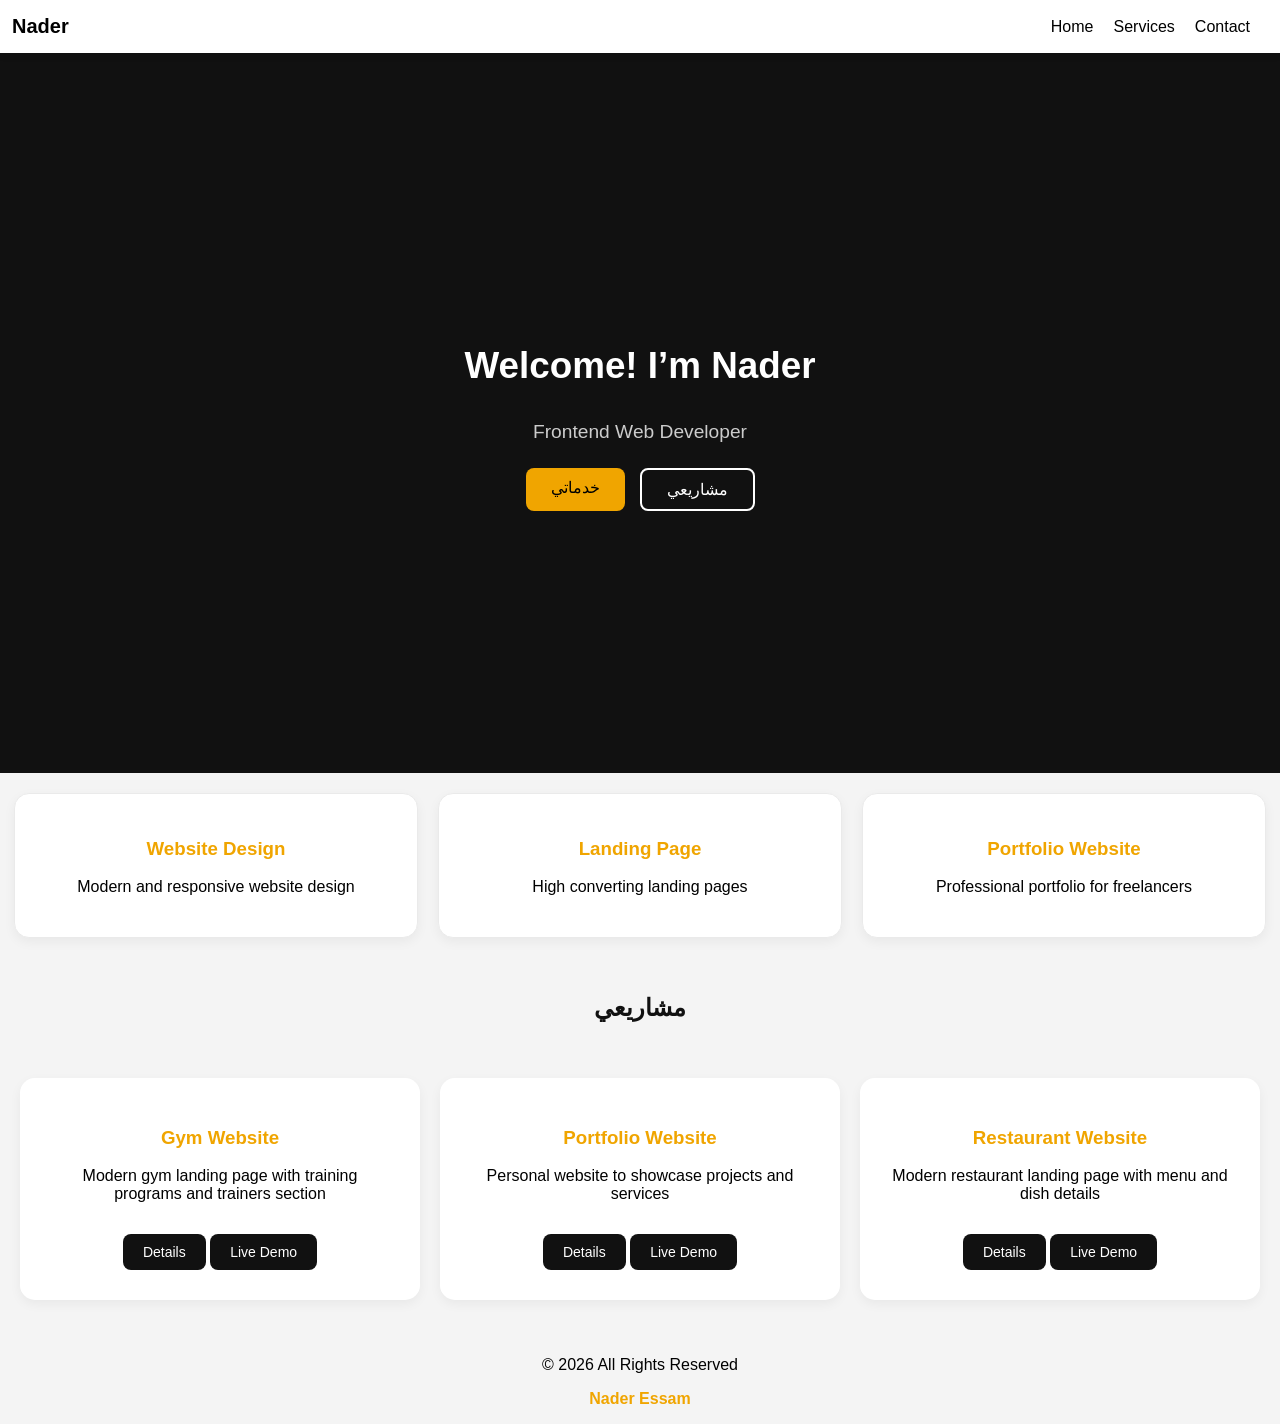
<file: index.html>
<!DOCTYPE html>
<html lang="en" dir="lrt">
  
<head>
  <meta charset="UTF-8">
  <title>Nader Essam | Frontend Developer</title>
 <link rel="stylesheet" href="portfolio.css">
  <meta name="viewport" content="width=device-width, initial-scale=1.0">
</head>

<body>
  
<nav class="navbar">
  
  <div class="logo">Nader</div>
  
  <ul class="nav-links">
    <li><a href="#">Home</a></li>
    <li><a href="#services">Services</a></li>
    <li><a href="#">Contact</a></li>
  </ul>
  <!-- زر الـ Hamburger -->
<div class="hamburger">
  <span></span>
  <span></span>
  <span></span>
</div>
</nav>

<section class="hero">
    <h1>Welcome! I’m Nader
</h1>
    <p>Frontend Web Developer</p>
    <div class="hero-buttons">
        <a href="#services" class="hero-btn">خدماتي</a>
        <a href="#projects" class="hero-btn hero-btn-outline">مشاريعي</a>
    </div>
</section>

<section id="services" class="cards">

<div class="card">
<a href="web-design.html" class="card-2"></a>
<h3>Website Design</h3>
<p>Modern and responsive website design</p>
</div>

<div class="card">
<a href="landing-page.html" class="card-2"></a>
<h3>Landing Page</h3>
<p>High converting landing pages</p>
</div>

<div class="card">
<a href="portfolio-service.html" class="card-2"></a>
<h3>Portfolio Website</h3>
<p>Professional portfolio for freelancers</p>
</div>

</section>

<section id="projects">
  
<div class="section-title-container">
  <h2 class="section-title">مشاريعي</h2>
</div>

<div class="projects">

<div class="project-card">
<h3>Gym Website</h3>
<p>Modern gym landing page with training programs and trainers section</p>

<a href="gym-projeckt.html" class="project-btn">Details</a>
<a href="https://naderessam509-del.github.io/Gym-Website/" target="_blank" class="project-btn">Live Demo</a>
</div>

<div class="project-card">
 <h3>Portfolio Website</h3>
<p>Personal website to showcase projects and services</p>

<a href="portfolio-project.html" class="project-btn">Details</a>
<a href="https://naderessam509-del.github.io/Portfolio-website/" target="_blank" class="project-btn">Live Demo</a>
</div>


<div class="project-card">
  <h3>Restaurant Website</h3>
  <p>Modern restaurant landing page with menu and dish details</p>

 <a href="restaurant-project.html" class="project-btn">Details</a>
<a href="https://naderessam509-del.github.io/Restaurant_Website/"
target="_blank"
class="project-btn">Live Demo</a>
  </a>
</div>

</div>

</section>

<footer>
  <p>© 2026 All Rights Reserved</p>
  <span class="designer"><p>Nader Essam<p/></span>
</footer>

<script src="Kl.js"></script>
</body>
</html>
</file>
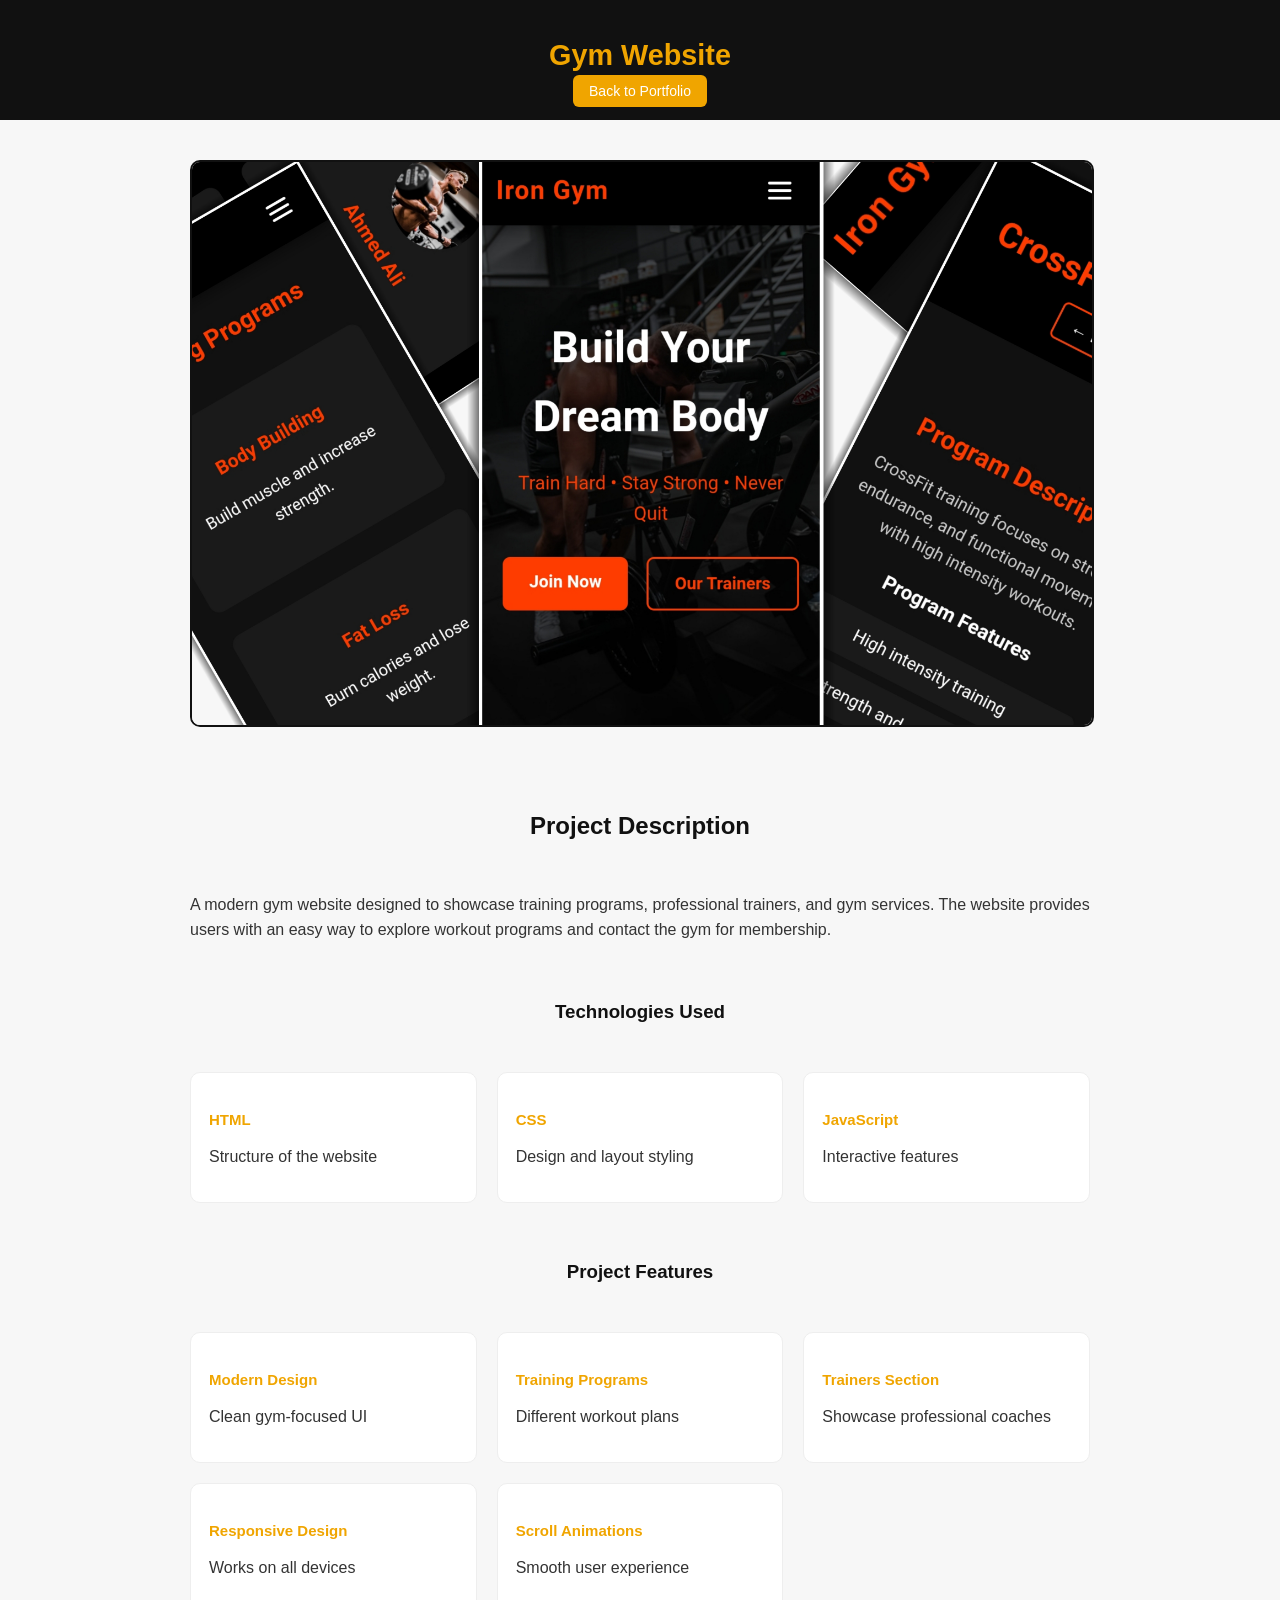
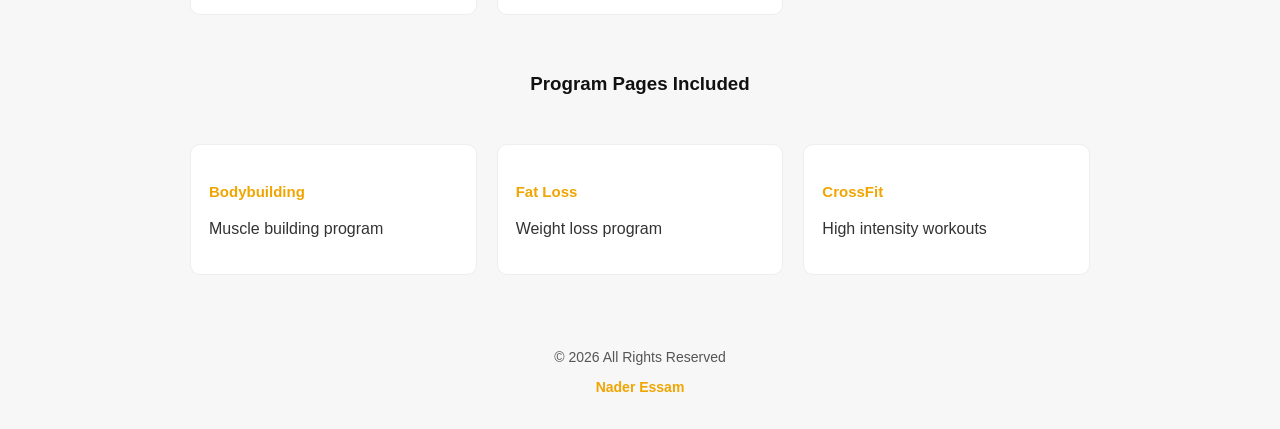
<file: gym-projeckt.html>
<!DOCTYPE html>
<html lang="en">
<head>
  <meta charset="UTF-8">
  <meta name="viewport" content="width=device-width, initial-scale=1.0">
  <title>Project Details | Gym Website</title>

  <link rel="stylesheet" href="restaurant-project.css">
</head>

<body>

<header>
  <h1>Gym Website</h1>
  <a href="portfolio.html" class="back-btn">Back to Portfolio</a>
</header>

<section class="project-details">

  <img src="mo.jpg" alt="Gym Website" loading="lazy">

  <h2>Project Description</h2>

  <p>
    A modern gym website designed to showcase training programs, professional trainers,
    and gym services. The website provides users with an easy way to explore workout
    programs and contact the gym for membership.
  </p>

  <!-- Technologies -->
  <h3>Technologies Used</h3>

  <div class="features-grid">

    <div class="feature-card">
      <h4>HTML</h4>
      <p>Structure of the website</p>
    </div>

    <div class="feature-card">
      <h4>CSS</h4>
      <p>Design and layout styling</p>
    </div>

    <div class="feature-card">
      <h4>JavaScript</h4>
      <p>Interactive features</p>
    </div>

  </div>

  <!-- Features -->
  <h3>Project Features</h3>

  <div class="features-grid">

    <div class="feature-card">
      <h4>Modern Design</h4>
      <p>Clean gym-focused UI</p>
    </div>

    <div class="feature-card">
      <h4>Training Programs</h4>
      <p>Different workout plans</p>
    </div>

    <div class="feature-card">
      <h4>Trainers Section</h4>
      <p>Showcase professional coaches</p>
    </div>

    <div class="feature-card">
      <h4>Responsive Design</h4>
      <p>Works on all devices</p>
    </div>

    <div class="feature-card">
      <h4>Scroll Animations</h4>
      <p>Smooth user experience</p>
    </div>

  </div>

  <!-- Programs -->
  <h3>Program Pages Included</h3>

  <div class="features-grid">

    <div class="feature-card">
      <h4>Bodybuilding</h4>
      <p>Muscle building program</p>
    </div>

    <div class="feature-card">
      <h4>Fat Loss</h4>
      <p>Weight loss program</p>
    </div>

    <div class="feature-card">
      <h4>CrossFit</h4>
      <p>High intensity workouts</p>
    </div>

  </div>

</section>

<footer>
  <p>© 2026 All Rights Reserved</p>
  <p class="designer">Nader Essam</p>
</footer>

</body>
</html>
</file>
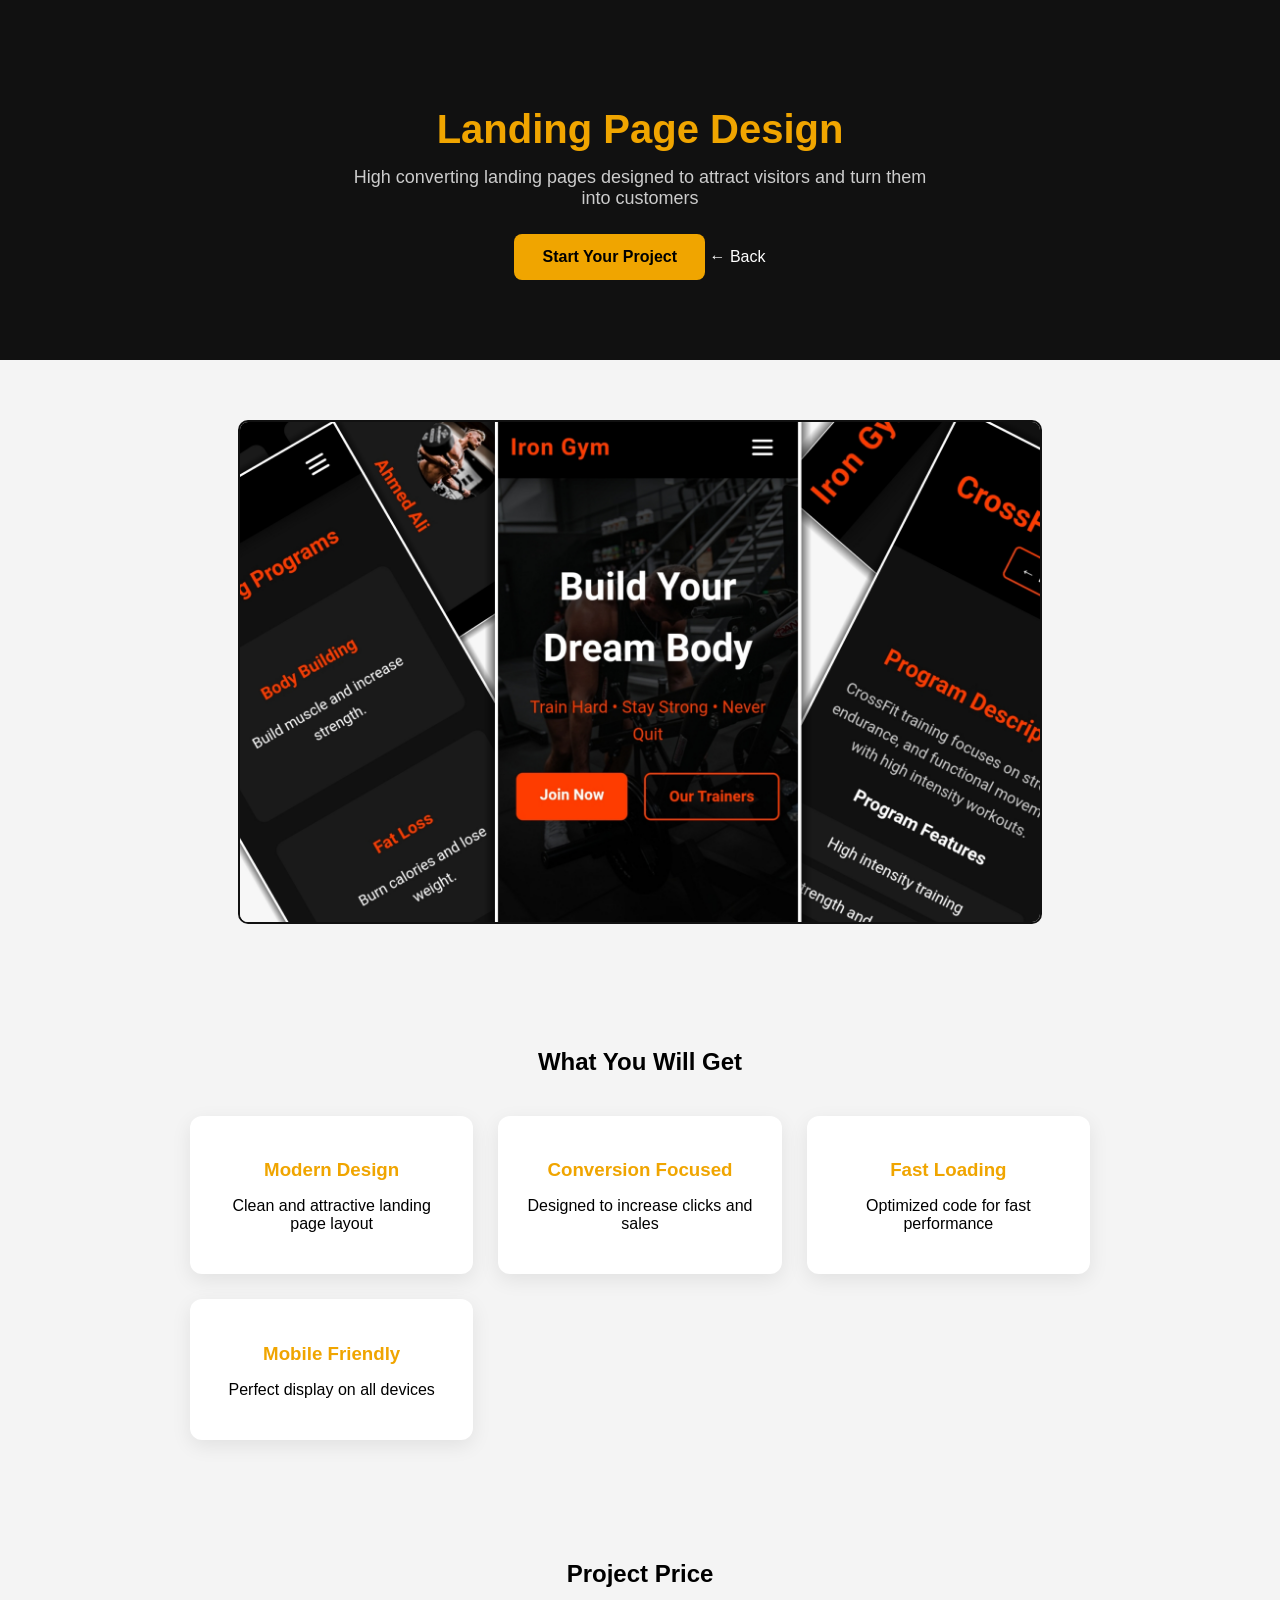
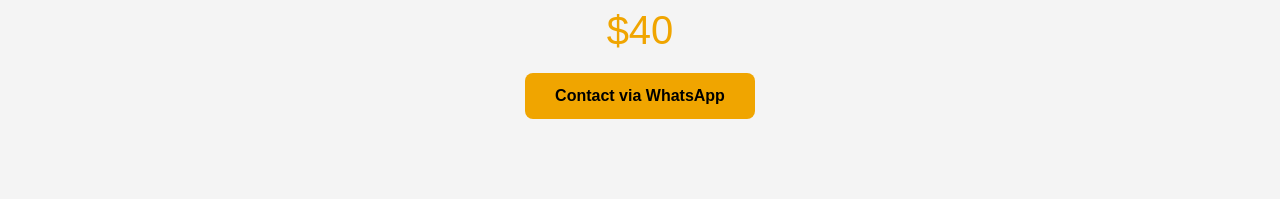
<file: landing-page.html>
<!DOCTYPE html>
<html lang="en">
<head>
<meta charset="UTF-8">
<meta name="viewport" content="width=device-width, initial-scale=1.0">

<title>Landing Page Design</title>

<link rel="stylesheet" href="portfolio.css">
<link rel="stylesheet" href="service.css">

</head>

<body>

<header class="service-hero">

<h1>Landing Page Design</h1>

<p>
High converting landing pages designed to attract visitors
and turn them into customers
</p>

<a href="#contact" class="cta-btn">Start Your Project</a>

<a href="Portfolio.html" class="back-btn">← Back</a>

</header>

<section class="service-preview">

<img src="mo.jpg" alt="Landing Page Design">

</section>

<section class="service-features">

<h2>What You Will Get</h2>

<div class="features-grid">

<div class="feature-card">
<h3>Modern Design</h3>
<p>Clean and attractive landing page layout</p>
</div>

<div class="feature-card">
<h3>Conversion Focused</h3>
<p>Designed to increase clicks and sales</p>
</div>

<div class="feature-card">
<h3>Fast Loading</h3>
<p>Optimized code for fast performance</p>
</div>

<div class="feature-card">
<h3>Mobile Friendly</h3>
<p>Perfect display on all devices</p>
</div>

</div>

</section>

<section class="price-section" id="contact">

<h2>Project Price</h2>

<p class="price">$40</p>

<a href="https://wa.me/201040213781" class="contact-btn">
Contact via WhatsApp
</a>

</section>

</body>
</html>
</file>
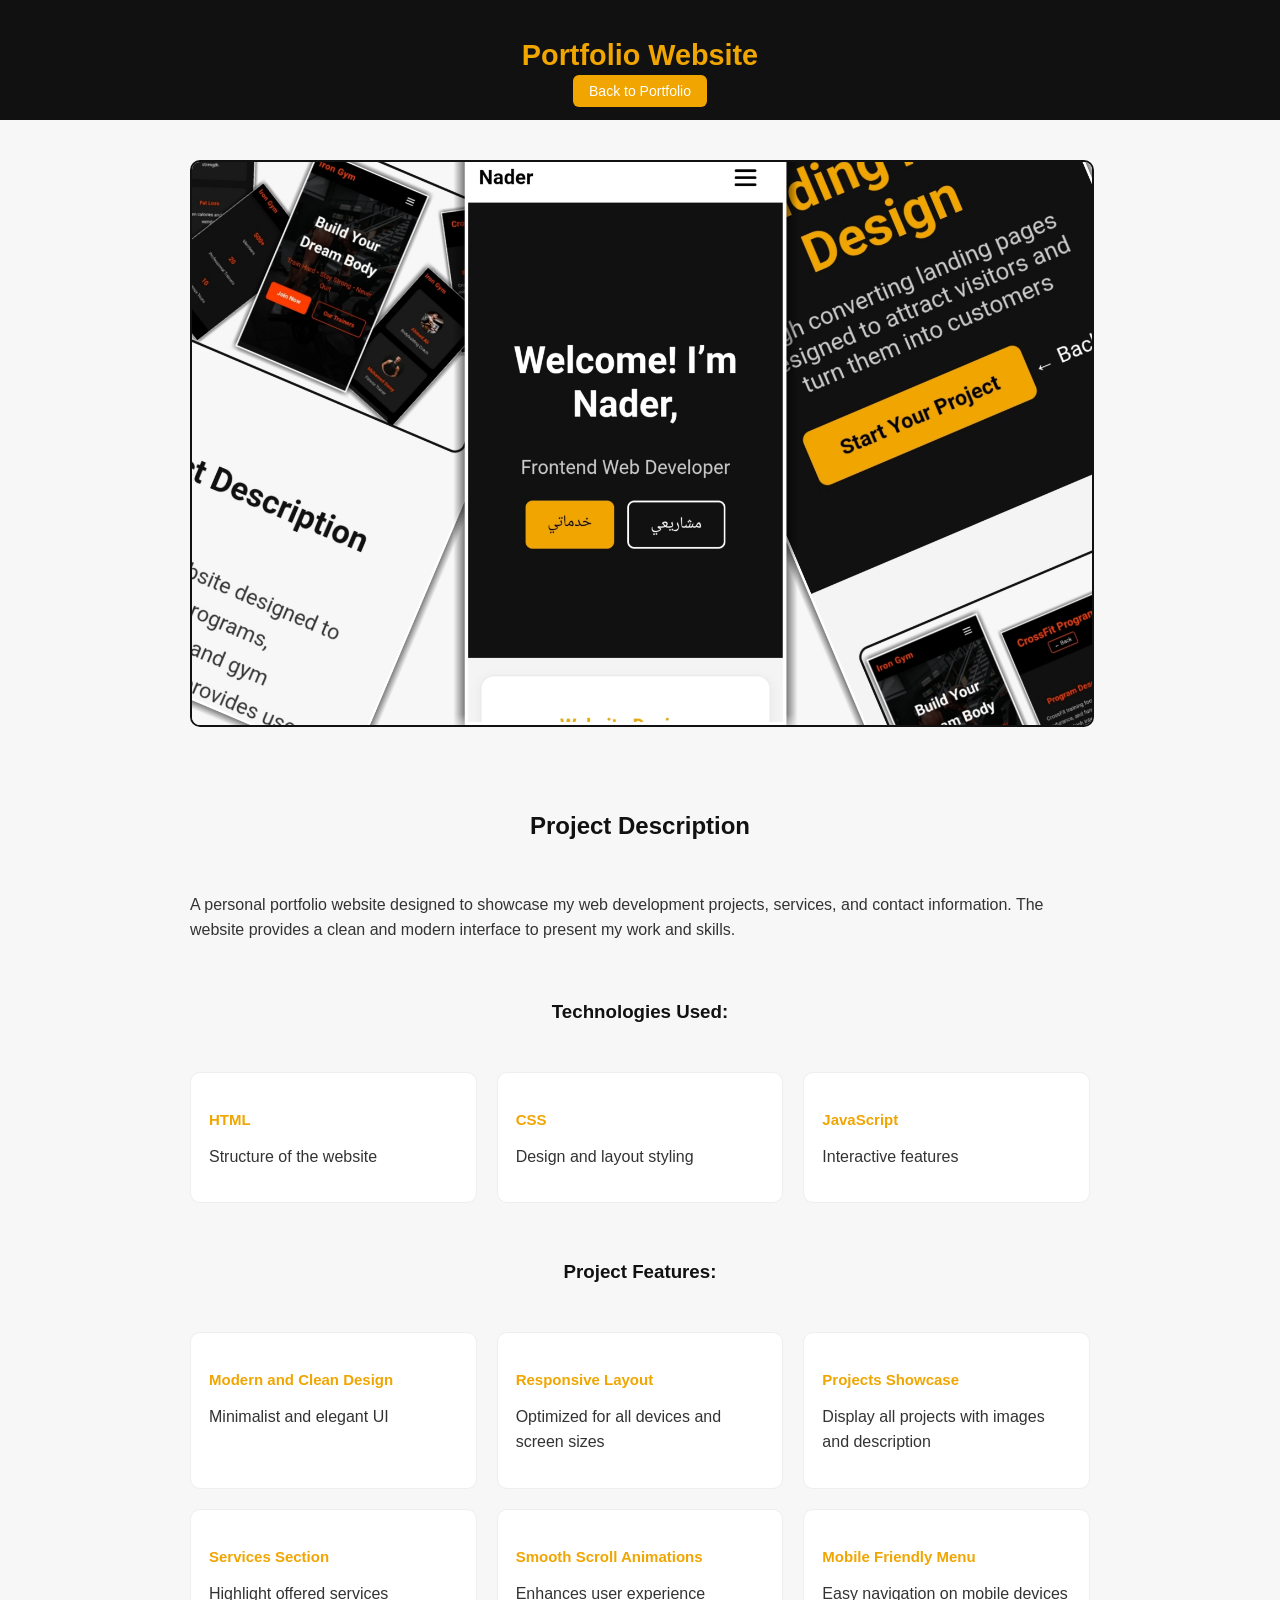
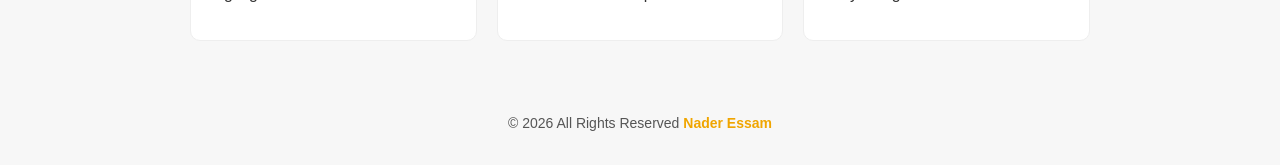
<file: portfolio-project.html>
<!DOCTYPE html>
<html lang="en">
<head>
  <meta charset="UTF-8">
  <meta name="viewport" content="width=device-width, initial-scale=1.0">
  <title>Project Details | Portfolio Website</title>

  <link rel="stylesheet" href="restaurant-project.css">
</head>
<body>

<header>
  <h1>Portfolio Website</h1>
  <a href="portfolio.html" class="back-btn">Back to Portfolio</a>
</header>

<section class="project-details">

  <!-- Placeholder image -->
  <img src="mokap3.jpg" alt="Portfolio Website Preview" loading="lazy">

  <h2>Project Description</h2>

  <p>
    A personal portfolio website designed to showcase my web development
    projects, services, and contact information. The website provides a
    clean and modern interface to present my work and skills.
  </p>

  <h3>Technologies Used:</h3>
  <div class="features-grid">
    <div class="feature-card">
      <h4>HTML</h4>
      <p>Structure of the website</p>
    </div>
    <div class="feature-card">
      <h4>CSS</h4>
      <p>Design and layout styling</p>
    </div>
    <div class="feature-card">
      <h4>JavaScript</h4>
      <p>Interactive features</p>
    </div>
  </div>

  <h3>Project Features:</h3>
  <div class="features-grid">
    <div class="feature-card">
      <h4>Modern and Clean Design</h4>
      <p>Minimalist and elegant UI</p>
    </div>
    <div class="feature-card">
      <h4>Responsive Layout</h4>
      <p>Optimized for all devices and screen sizes</p>
    </div>
    <div class="feature-card">
      <h4>Projects Showcase</h4>
      <p>Display all projects with images and description</p>
    </div>
    <div class="feature-card">
      <h4>Services Section</h4>
      <p>Highlight offered services</p>
    </div>
    <div class="feature-card">
      <h4>Smooth Scroll Animations</h4>
      <p>Enhances user experience</p>
    </div>
    <div class="feature-card">
      <h4>Mobile Friendly Menu</h4>
      <p>Easy navigation on mobile devices</p>
    </div>
  </div>

</section>

<footer>
  <p>© 2026 All Rights Reserved <span class="designer">Nader Essam</span></p>
</footer>

</body>
</html>
</file>
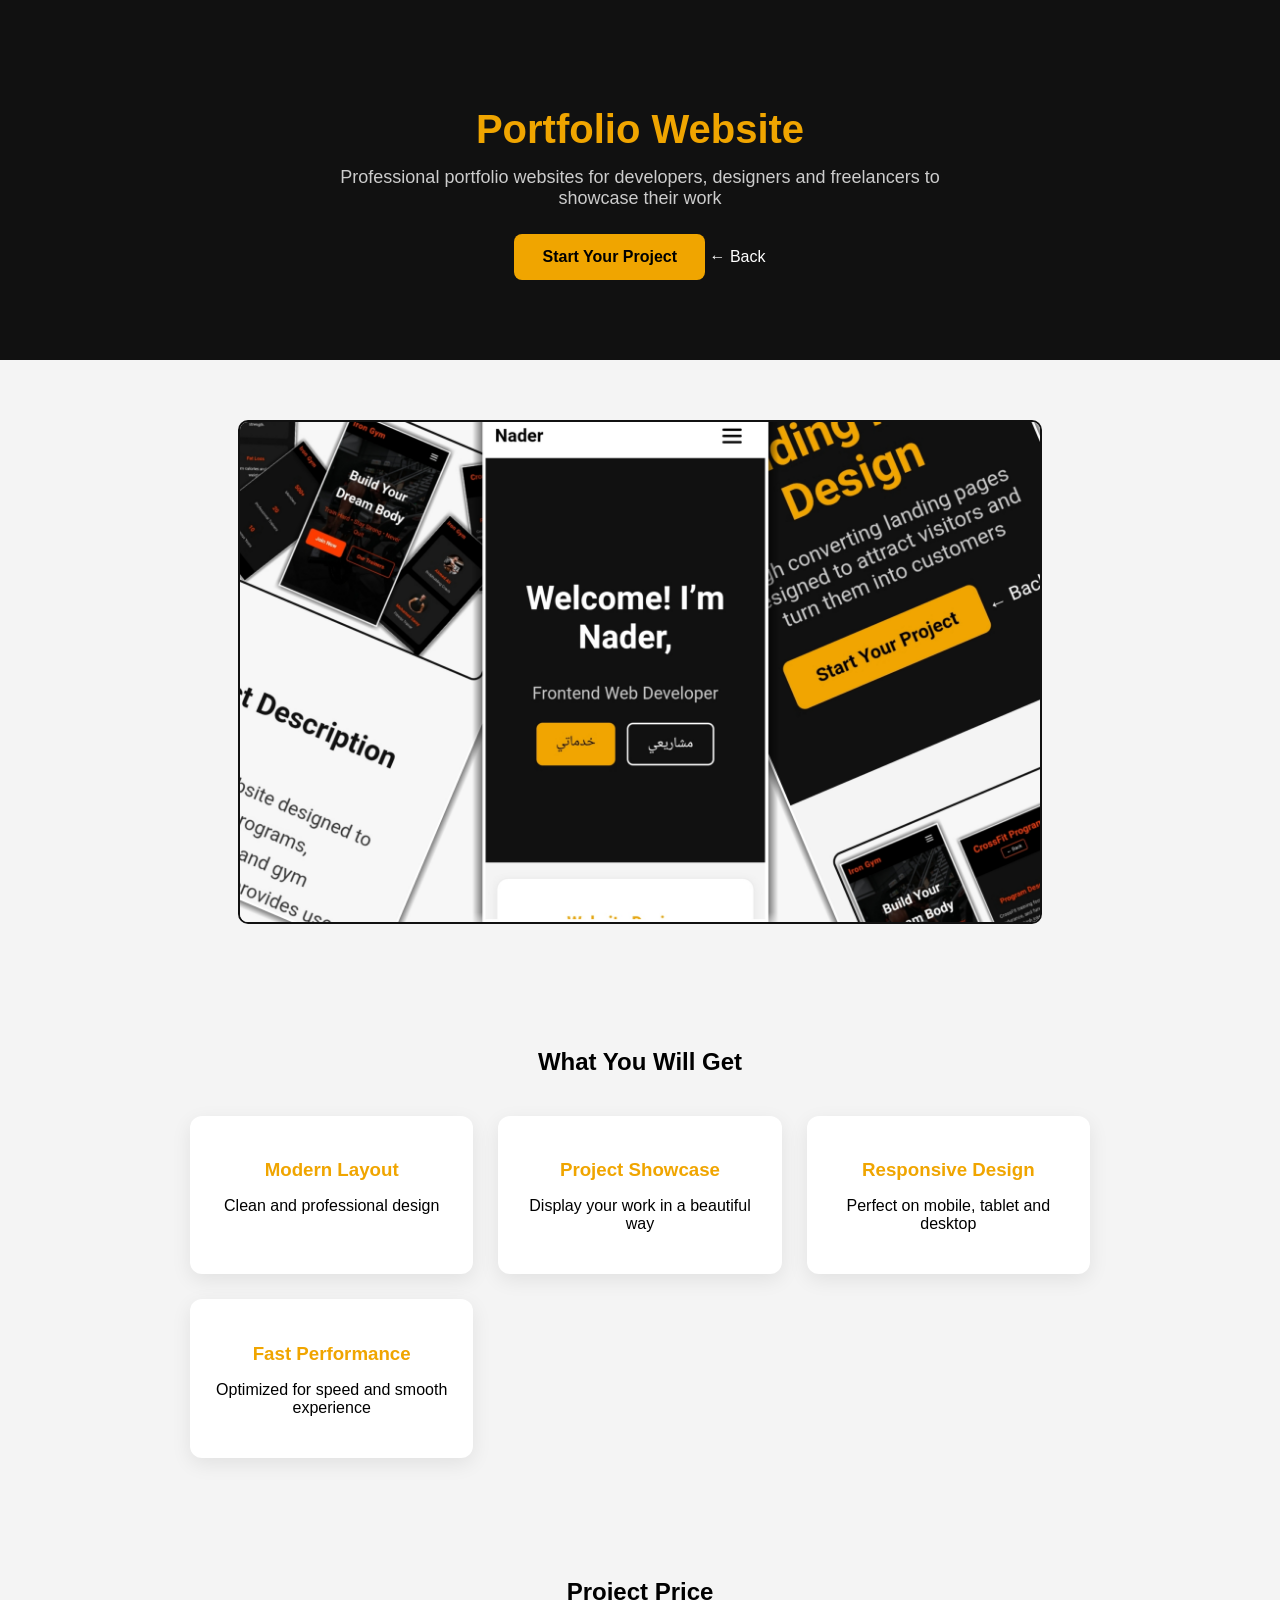
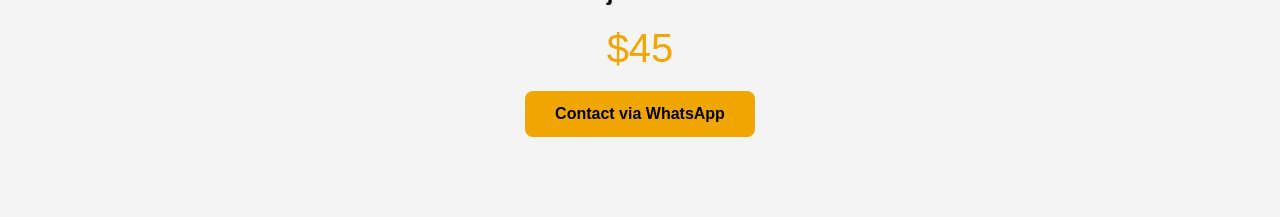
<file: portfolio-service.html>
<!DOCTYPE html>
<html lang="en">
<head>
<meta charset="UTF-8">
<meta name="viewport" content="width=device-width, initial-scale=1.0">

<title>Portfolio Website</title>

<link rel="stylesheet" href="portfolio.css">
<link rel="stylesheet" href="service.css">

</head>

<body>

<header class="service-hero">

<h1>Portfolio Website</h1>

<p>
Professional portfolio websites for developers,
designers and freelancers to showcase their work
</p>

<a href="#contact" class="cta-btn">Start Your Project</a>

<a href="Portfolio.html" class="back-btn">← Back</a>

</header>

<section class="service-preview">

<img src="mokap3.jpg" alt="Portfolio Website">

</section>

<section class="service-features">

<h2>What You Will Get</h2>

<div class="features-grid">

<div class="feature-card">
<h3>Modern Layout</h3>
<p>Clean and professional design</p>
</div>

<div class="feature-card">
<h3>Project Showcase</h3>
<p>Display your work in a beautiful way</p>
</div>

<div class="feature-card">
<h3>Responsive Design</h3>
<p>Perfect on mobile, tablet and desktop</p>
</div>

<div class="feature-card">
<h3>Fast Performance</h3>
<p>Optimized for speed and smooth experience</p>
</div>

</div>

</section>

<section class="price-section" id="contact">

<h2>Project Price</h2>

<p class="price">$45</p>

<a href="https://wa.me/201040213781" class="contact-btn">
Contact via WhatsApp
</a>

</section>

</body>
</html>
</file>
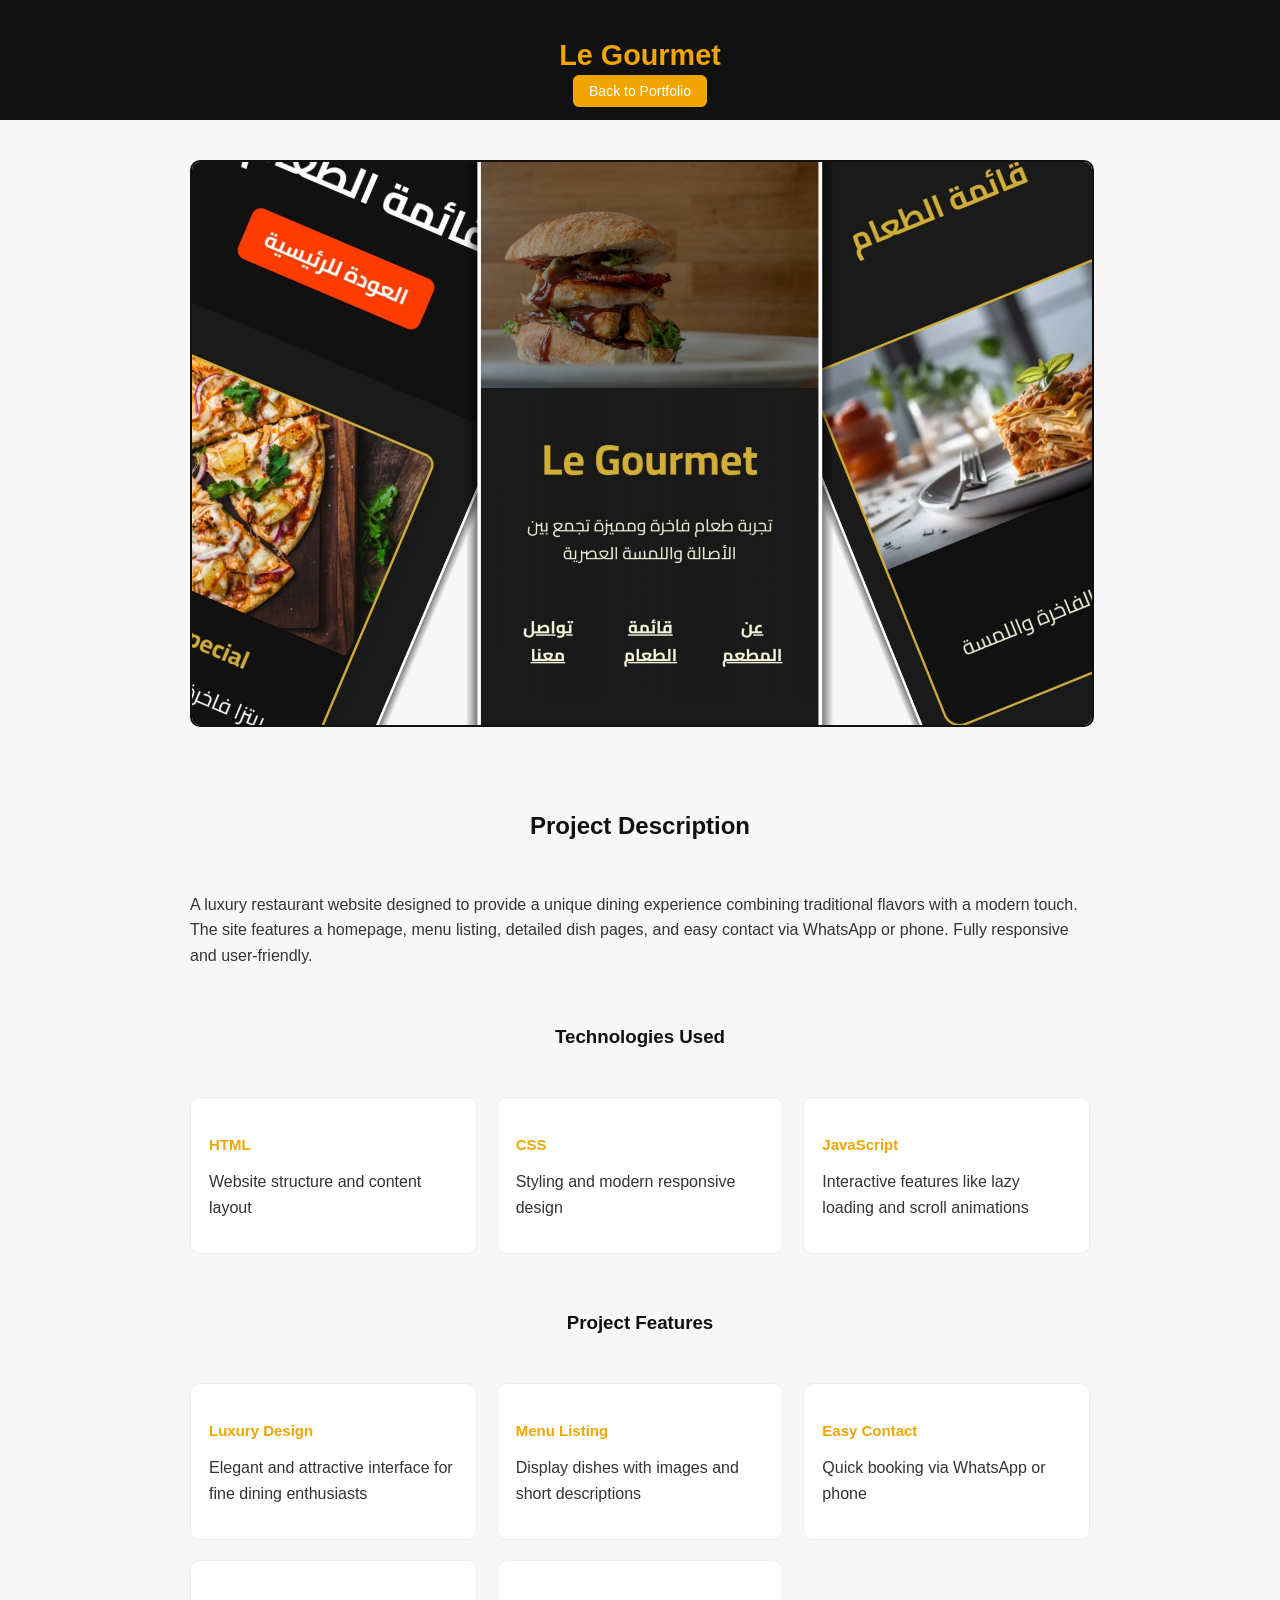
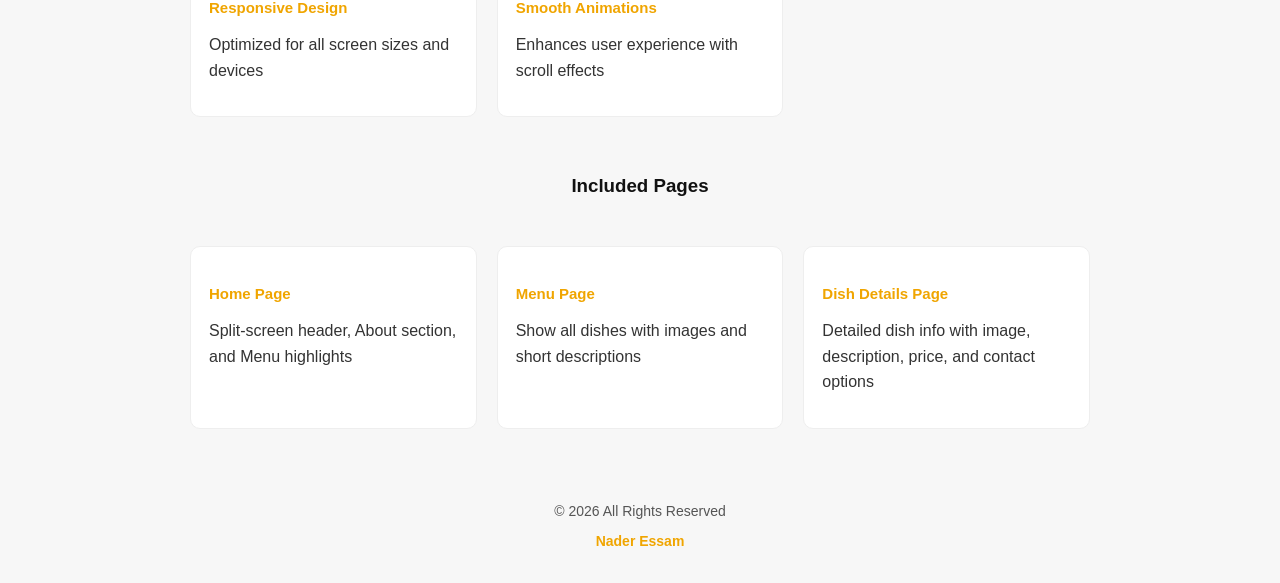
<file: restaurant-project.html>
<!DOCTYPE html>
<html lang="en">
<head>
  <meta charset="UTF-8">
  <meta name="viewport" content="width=device-width, initial-scale=1.0">
  <title>Project Details | Le Gourmet</title>

  <link rel="stylesheet" href="restaurant-project.css">
</head>

<body>

<header>
  <h1>Le Gourmet</h1>
  <a href="portfolio.html" class="back-btn">Back to Portfolio</a>
</header>

<section class="project-details">

  <img src="mo2.jpg" alt="Le Gourmet Restaurant Preview" loading="lazy">

  <h2>Project Description</h2>
  <p>
    A luxury restaurant website designed to provide a unique dining experience combining 
    traditional flavors with a modern touch. The site features a homepage, menu listing, 
    detailed dish pages, and easy contact via WhatsApp or phone. Fully responsive and user-friendly.
  </p>

  <h3>Technologies Used</h3>
  <div class="features-grid">
    <div class="feature-card">
      <h4>HTML</h4>
      <p>Website structure and content layout</p>
    </div>
    <div class="feature-card">
      <h4>CSS</h4>
      <p>Styling and modern responsive design</p>
    </div>
    <div class="feature-card">
      <h4>JavaScript</h4>
      <p>Interactive features like lazy loading and scroll animations</p>
    </div>
  </div>

  <h3>Project Features</h3>
  <div class="features-grid">
    <div class="feature-card">
      <h4>Luxury Design</h4>
      <p>Elegant and attractive interface for fine dining enthusiasts</p>
    </div>
    <div class="feature-card">
      <h4>Menu Listing</h4>
      <p>Display dishes with images and short descriptions</p>
    </div>
    <div class="feature-card">
      <h4>Easy Contact</h4>
      <p>Quick booking via WhatsApp or phone</p>
    </div>
    <div class="feature-card">
      <h4>Responsive Design</h4>
      <p>Optimized for all screen sizes and devices</p>
    </div>
    <div class="feature-card">
      <h4>Smooth Animations</h4>
      <p>Enhances user experience with scroll effects</p>
    </div>
  </div>

  <h3>Included Pages</h3>
  <div class="features-grid">
    <div class="feature-card">
      <h4>Home Page</h4>
      <p>Split-screen header, About section, and Menu highlights</p>
    </div>
    <div class="feature-card">
      <h4>Menu Page</h4>
      <p>Show all dishes with images and short descriptions</p>
    </div>
    <div class="feature-card">
      <h4>Dish Details Page</h4>
      <p>Detailed dish info with image, description, price, and contact options</p>
    </div>
  </div>

</section>

<footer>
  <p>© 2026 All Rights Reserved</p>
  <p class="designer">Nader Essam</p>
</footer>

</body>
</html>
</file>
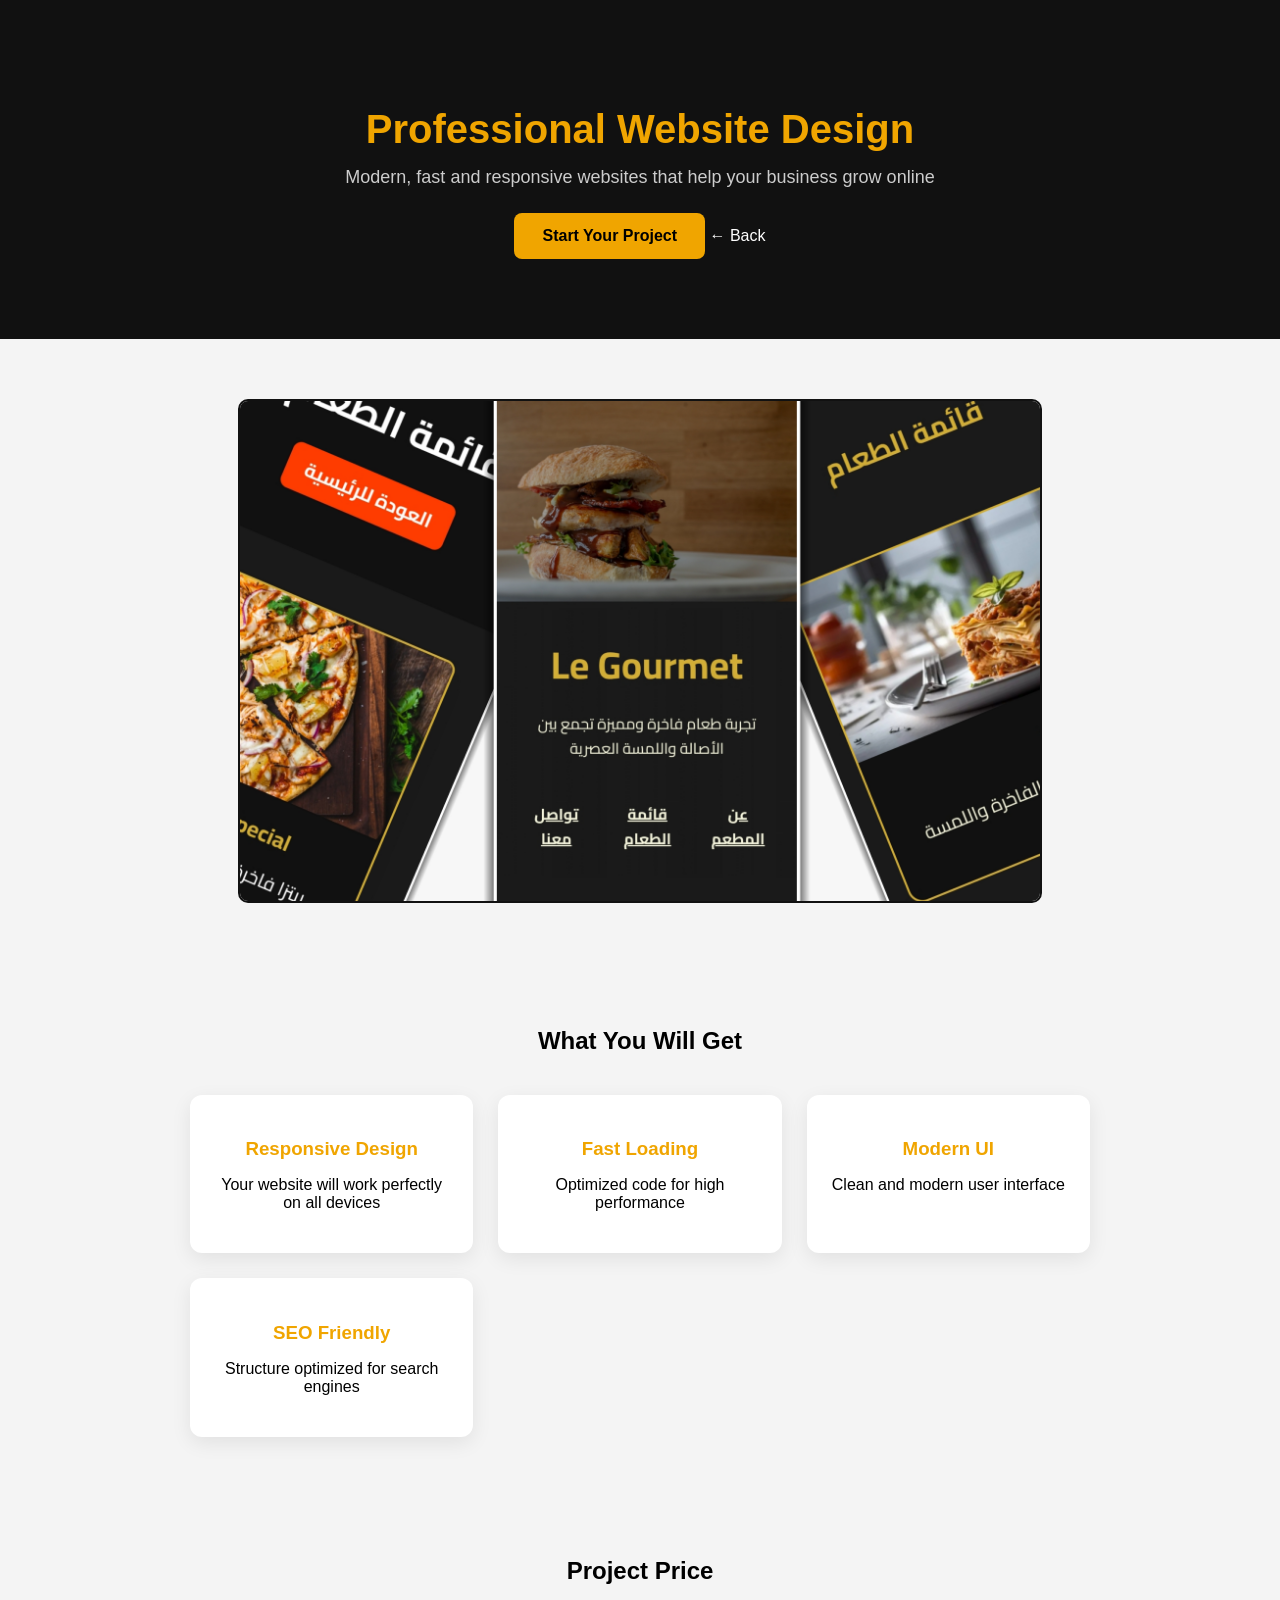
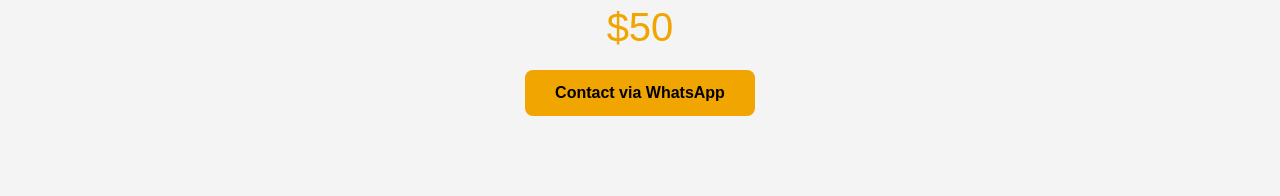
<file: web-design.html>
<!DOCTYPE html>
<html lang="en">
<head>
<meta charset="UTF-8">
<meta name="viewport" content="width=device-width, initial-scale=1.0">

<title>Website Design Service</title>

<link rel="stylesheet" href="portfolio.css">
<link rel="stylesheet" href="service.css">

</head>

<body>

<header class="service-hero">

<h1>Professional Website Design</h1>

<p>
Modern, fast and responsive websites
that help your business grow online
</p>

<a href="#contact" class="cta-btn">Start Your Project</a>

<a href="Portfolio.html" class="back-btn">← Back</a>

</header>


<section class="service-preview">

<img src="mo2.jpg" alt="Website Design">

</section>


<section class="service-features">

<h2>What You Will Get</h2>

<div class="features-grid">

<div class="feature-card">
<h3>Responsive Design</h3>
<p>Your website will work perfectly on all devices</p>
</div>

<div class="feature-card">
<h3>Fast Loading</h3>
<p>Optimized code for high performance</p>
</div>

<div class="feature-card">
<h3>Modern UI</h3>
<p>Clean and modern user interface</p>
</div>

<div class="feature-card">
<h3>SEO Friendly</h3>
<p>Structure optimized for search engines</p>
</div>

</div>

</section>


<section class="price-section" id="contact">

<h2>Project Price</h2>

<p class="price">$50</p>

<a href="https://wa.me/201040213781" class="contact-btn">
Contact via WhatsApp
</a>

</section>

</body>
</html>
</file>
<file: portfolio.css>
html{
scroll-behavior:smooth;
}

/* الخلفية والستايل العام */
body {
    background-color: #f4f4f4;
    font-family: Arial, sans-serif;
    margin: 0;
}

/* Container للكروت */
.cards {
    display: flex;
    justify-content: center;
    gap: 20px;
    margin-top: 40px;
    margin-block:20px ;
    flex-wrap: wrap;
    align-items: flex-start; /* يقلل اهتزاز الكروت عند hover */
    padding: 0 14px; /* مسافة من الأطراف */
}

/* كل كارت */
.card {
    background: white;
    padding: 25px;
    flex: 1 1 300px;
    width:250px;
    border-radius: 15px;
    border: 1px solid #eaeaea;
    box-shadow: 0 4px 12px rgba(0,0,0,0.05);
    text-align: center;

    /* التحرك الناعم فقط عند transform */
    transition: transform 0.5s ease, box-shadow 0.5s ease;

    /* تخبر المتصفح أن العنصر سيتحرك */
    will-change: transform;
}

/* تأثير hover */
.card:hover {
    transform: translateY(-10px); /* يطلع لفوق */
    box-shadow: 0 8px 20px rgba(0,0,0,0.08); /* يزيد الظل شوي */
}

.card h3{
  color:#f0a500;
}

@media (max-width: 900px) {
    .card{
        flex: 1 1 45%;
    }
}

@media (max-width: 600px) {
    .card{
        flex: 1 1 100%;
    }
}

.navbar{
  display:flex ;
  justify-content: space-between;
  align-items:center ;
  
  background: white;
  
  padding: 15px 30px;
  
  box-shadow:0 2px 10px rgba(0,0,0,0.05);
  position:sticky ;
  top: 0;
  z-index:1000 ;
}

.logo{
  font-size:20px ;
  font-weight: bold;
  margin-left: -18px;
}

.nav-links{
  list-style:none ;
  display: flex;
  gap:20px ;
  margin: 0;
  padding: 0;
}

.nav-links a{
  text-decoration: none;
  color: black;
  font-size: 16px;
  transition:0.3s ;
}

.nav-links a:hover{
  color:#555 ;
}

/* Hamburger */
.hamburger {
    display: none; /* تظهر فقط على الموبايل */
    flex-direction: column;
    cursor: pointer;
    gap: 5px;
}

.hamburger span {
    display: block;
    width: 25px;
    height: 3px;
    background: black;
    border-radius: 3px;
}

/* Responsive */
@media (max-width: 768px) {
    .nav-links {
        position: absolute;
        top: 60px;
        right: 0;
        background: white;
        flex-direction: column;
        width: 200px;
        display: none;
    }

    .nav-links.active {
        display: flex;
    }

    .hamburger {
        display: flex;
    }
}

.hero {
  height: 80vh; /* ارتفاع القسم 80% من الشاشة */
    display: flex; /* Flexbox للتحكم الكامل */
    flex-direction: column; /* ترتيب العناصر عمودياً */
    justify-content: center; /* يضع النص في منتصف القسم عمودياً */
    align-items: center; /* يضع النص في منتصف القسم أفقياً */
    text-align: center; /* محاذاة النص */
    background:#111;
    color:white; /* لون النص */
    padding: 0 20px; /* مسافة من الجوانب على الموبايل */
}

.hero h1 {
    font-size: 2.3rem;
    margin-bottom: 15px;
}

.hero p {
    font-size: 1.2rem;
    margin-bottom: 25px;
    color: #ccc;
}

.hero-buttons {
    display: flex; /* تجعل الأزرار جنب بعض */
    gap: 15px; /* المسافة بينهم */
    justify-content: center; /* وضعهم في منتصف الصفحة أفقياً */
}

/* الزر الأساسي */
.hero-btn {
    padding: 10px 25px;
    background: #f0a500; /* لون جذاب */
    color: black;
    text-decoration: none;
    border-radius: 8px;
    transition: 0.3s;
}



/* الزر Outline */
.hero-btn-outline {
    background: transparent;
    color: white;
    border: 2px solid white;
}

/* Hover للزر Outline */
.hero-btn-outline:hover {
    background: white;
    color: black;
}
.projects{
display:flex;
gap:20px;
justify-content:center;
flex-wrap:wrap;
padding:20px;
align-items: flex-start;
}

.project-card{
background:white;
padding:30px;
flex: 1 1 300px;
border-radius:15px;
width:250px;
text-align:center;
box-shadow:0 4px 12px rgba(0,0,0,0.05);
will-change: transform;
}


.project-card h3{
  color:#f0a500;
}


/* الحاوية تتحكم في الموضع عمودياً وأفقياً */
.section-title-container{
    display: flex;            /* flexbox للتحكم الكامل */
    justify-content: center;  /* يضع العنصر في منتصف الصفحة أفقياً */
    align-items: center;      /* يضع العنصر في منتصف الصفحة عمودياً */
    height: 100px;            /* ارتفاع الحاوية، ممكن تعدل حسب المساحة اللي عايزها */
    padding: 0 20px;          /* مسافة من الجوانب على الموبايل */
}

/* النص نفسه */
.section-title{
    font-size: 1.5rem;  
    /* حجمظ */
    font-weight: bold;
    text-align: center; 
    /* التأكد من وضع النص في المنتصف داخل العنصر 
    */
    color: #111;               /* اللون، ممكن تغيره حسب تصميمك */
    margin: 30px;                 /* نلغي أي مسافات خارجية*/

  will-change: transform;
}



.card-2{
position:relative;
}

.card-2{
position:absolute;
top:0;
left:0;
width:100%;
height:100%;
text-decoration:none;
}

.card,
.project-card{
  opacity: 0;
  transform: translateY(40px);
  transition: 0.7s ease;
}

.show{
  opacity: 1;
  transform: translateY(0);
}

footer {
  color: black;         /* نص أبيض */
  text-align: center;      /* كل النص في المنتصف */
  margin-top:35px;
  font-family: 'Cairo', 
  sans-serif;
  will-change: transform;
}

footer .designer {
  font-weight: bold;
  color: #f0a500; /* لون برتقالي */
  transition: 0.5s;

}

footer .designer:hover {
  color: #ffc107; /* لمعة ذهبية عند hover */
  text-shadow: 0 0 10px #ffc107, 0 0 20px #ff3c00;
  transform: scale(1.05);
}



/* الزر الأساسي */
.project-btn{
display:inline-block;
margin-top:15px;
padding:10px 20px;

background:#111;
color:white;

text-decoration:none;
border-radius:8px;

font-size:14px;
transition:0.3s;
}

.project-btn:hover{
background:#f0a500;
color:white;
transform:translateY(-2px);
}
</file>
<file: restaurant-project.css>
/* ================== BODY ================== */
body {
    background-color: #f7f7f7;
    font-family: Arial, sans-serif;
    margin: 0;
    color: #333;
}

/* ================== HEADER ================== */
header {
    background: #111;
    padding: 20px;
    text-align: center;
}

header h1 {
    color: #f0a500;
    margin-bottom: 10px;
    font-size: 1.8rem;
}

.back-btn {
    text-decoration: none;
    color: white;
    background: #f0a500;
    padding: 8px 16px;
    border-radius: 6px;
    font-size: 14px;
}

/* ================== SECTION ================== */
.project-details {
    max-width: 900px;
    margin: 40px auto;
    padding: 0 20px;
}

/* صورة المشروع */
.project-details img {
    width: 100%;
    border: 2px solid #111;
    border-radius: 10px;
    margin-bottom: 25px;
}

/* ================== TITLES ================== */
.project-details h2,
.project-details h3 {
  display: flex;
  justify-content: center; /* محاذاة عمودية في المنتصف */
    align-items: center;     /* محاذاة أفقية في المنتصف */
    text-align: center;      /* للتأكيد على النص */
    min-height: 100px;       /* ارتفاع مريح للهيدر */
    color: #111;
    
    margin-bottom: 10px;
}

/* ================== TEXT ================== */
.project-details p {
    line-height: 1.6;
    margin-bottom: 15px;
}

/* ================== GRID ================== */
.features-grid {
    display: grid;
    grid-template-columns: repeat(auto-fit, minmax(220px, 1fr));
    gap: 20px;
}

/* ================== CARD (هادي) ================== */
.feature-card {
    background: #fff;
    padding: 18px;
    border-radius: 10px;
    border: 1px solid #eee;
}

/* عنوان الكارت */
.feature-card h4 {
    color: #f0a500;
    margin-bottom: 6px;
    font-size: 15px;
}

/* ================== FOOTER ================== */
footer {
    text-align: center;
    padding: 20px;
    margin-top: 40px;
    font-size: 14px;
    color: #555;
}

footer .designer {
  font-weight: bold;
  color: #f0a500; /* لون برتقالي */
  
}


/* ================== RESPONSIVE ================== */
@media(max-width:480px){
    .features-grid {
        grid-template-columns: 1fr;
    }
}
</file>
<file: service.css>
/* HERO */

.service-hero{
background:#111;
color:white;
text-align:center;
padding:80px 20px;
}

.service-hero h1{
font-size:40px;
color:#f0a500;
margin-bottom:15px;
}

.service-hero p{
max-width:600px;
margin:auto;
color:#ccc;
font-size:18px;
}

/* CTA */

.cta-btn{
display:inline-block;
margin-top:25px;
padding:14px 28px;
background:#f0a500;
color:black;
text-decoration:none;
font-weight:bold;
border-radius:8px;
transition:0.3s;
}

.cta-btn:hover{
transform:translateY(-3px);
background:#ffc107;
}

/* BACK */

.back-btn{
display:inline-block;
margin-top:20px;
color:white;
text-decoration:none;
}

/* PREVIEW IMAGE */

.service-preview{
text-align:center;
margin:60px 0;
}

.service-preview img{
width:90%;
max-width:800px;
border: 2px solid #111;
border-radius: 10px;

}

/* FEATURES */

.service-features{
text-align:center;
padding:40px 20px;
}

.service-features h2{
margin-bottom:40px;
}

.features-grid{
display:grid;
grid-template-columns:repeat(auto-fit,minmax(220px,1fr));
gap:25px;
max-width:900px;
margin:auto;
}

.feature-card{
background:white;
padding:25px;
border-radius:12px;
box-shadow:0 6px 20px rgba(0,0,0,0.08);
}



.feature-card h3{
color:#f0a500;
margin-bottom:10px;
}

/* PRICE */

.price-section{
text-align:center;
margin:80px 0;
}

.price{
font-size:40px;
color:#f0a500;
margin:20px 0;
}

.contact-btn{
display:inline-block;
padding:14px 30px;
background:#f0a500;
color:black;
text-decoration:none;
font-weight:bold;
border-radius:8px;
transition:0.3s;
}

.contact-btn:hover{
background:#ffc107;
transform:translateY(-3px);
}
</file>
